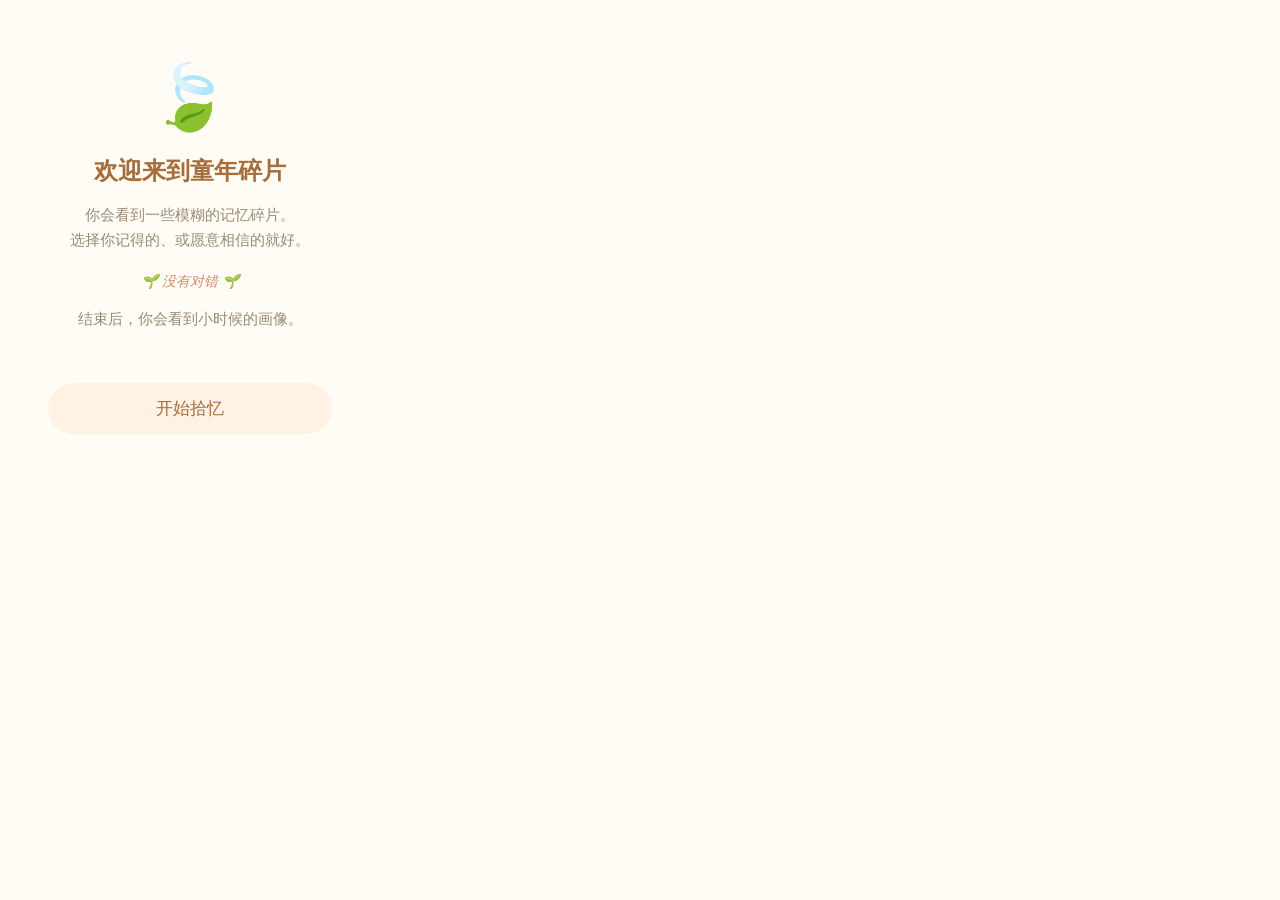
<file: index.html>
<!doctype html>
<html lang="zh-CN">
  <head>
    <meta charset="UTF-8" />
    <meta
      name="viewport"
      content="width=device-width, initial-scale=1.0, viewport-fit=cover, user-scalable=no"
    />
    <title>童年的碎片</title>
    <link rel="stylesheet" href="css/style.css" />
  </head>
  <body>
    <div class="page-content">
      <!-- ========== 场景1：引导页 ========== -->
      <div class="scene active" id="sceneOnboarding">
        <div class="onboarding-card">
          <div class="onboarding-emoji">🍃</div>
          <div class="onboarding-title">欢迎来到童年碎片</div>
          <div class="onboarding-text">
            你会看到一些模糊的记忆碎片。<br />
            选择你记得的、或愿意相信的就好。
          </div>
          <div class="onboarding-note">🌱 没有对错 🌱</div>
          <div class="onboarding-text">结束后，你会看到小时候的画像。</div>
          <button class="btn-start" id="startBtn">开始拾忆</button>
        </div>
      </div>

      <!-- ========== 场景2：碎片拾忆 ========== -->
      <div class="scene" id="sceneGame">
        <div id="gameContent"></div>
      </div>

      <!-- ========== 场景4：结局 ========== -->
      <div class="scene" id="sceneEnding">
        <div id="endingContent"></div>
      </div>
    </div>

    <!-- 里程碑弹窗（fixed定位）—— 邮票式 -->
    <div id="milestoneOverlay" class="milestone-overlay milestone-fixed">
      <div class="stamp-modal" id="stampModal">
        <div class="stamp stamp-1">
          <div class="stamp-icon" id="milestoneIcon">🌱</div>
          <div class="stamp-theme" id="milestoneTitle">第一片记忆</div>
          <div class="stamp-number">—— 第 1 枚 ——</div>
          <div class="stamp-quote" id="milestoneQuote">
            "你来了。故事开始了。"
          </div>
          <div class="stamp-tap-hint">✨ 轻触任意位置继续</div>
        </div>
      </div>
    </div>

    <!-- 轻弹窗反馈容器 -->
    <div id="toastFeedback" class="toast-feedback"></div>

    <!-- ==================== 脚本加载（按依赖顺序） ==================== -->
    <!-- 1. 数据层 -->
    <script src="data/thermometer.js"></script>
    <script src="data/dimensions.js"></script>
    <script src="data/milestones.js"></script>
    <script src="data/portraits.js"></script>
    <script src="data/letters.js"></script>
    <script src="data/fragments.js"></script>

    <!-- 2. 工具 & 核心逻辑 -->
    <script src="js/utils.js"></script>
    <script src="js/state.js"></script>
    <script src="js/storage.js"></script>
    <script src="js/scoring.js"></script>
    <script src="js/portrait.js"></script>
    <script src="js/letter.js"></script>

    <!-- 3. UI 组件 -->
    <script src="js/ui/thermometer.js"></script>
    <script src="js/ui/fragment.js"></script>
    <script src="js/ui/toast.js"></script>
    <script src="js/ui/milestone.js"></script>
    <script src="js/ui/portraitCard.js"></script>
    <script src="js/ui/envelope.js"></script>

    <!-- 4. 应用入口 -->
    <script src="js/app.js"></script>
  </body>
</html>
</file>
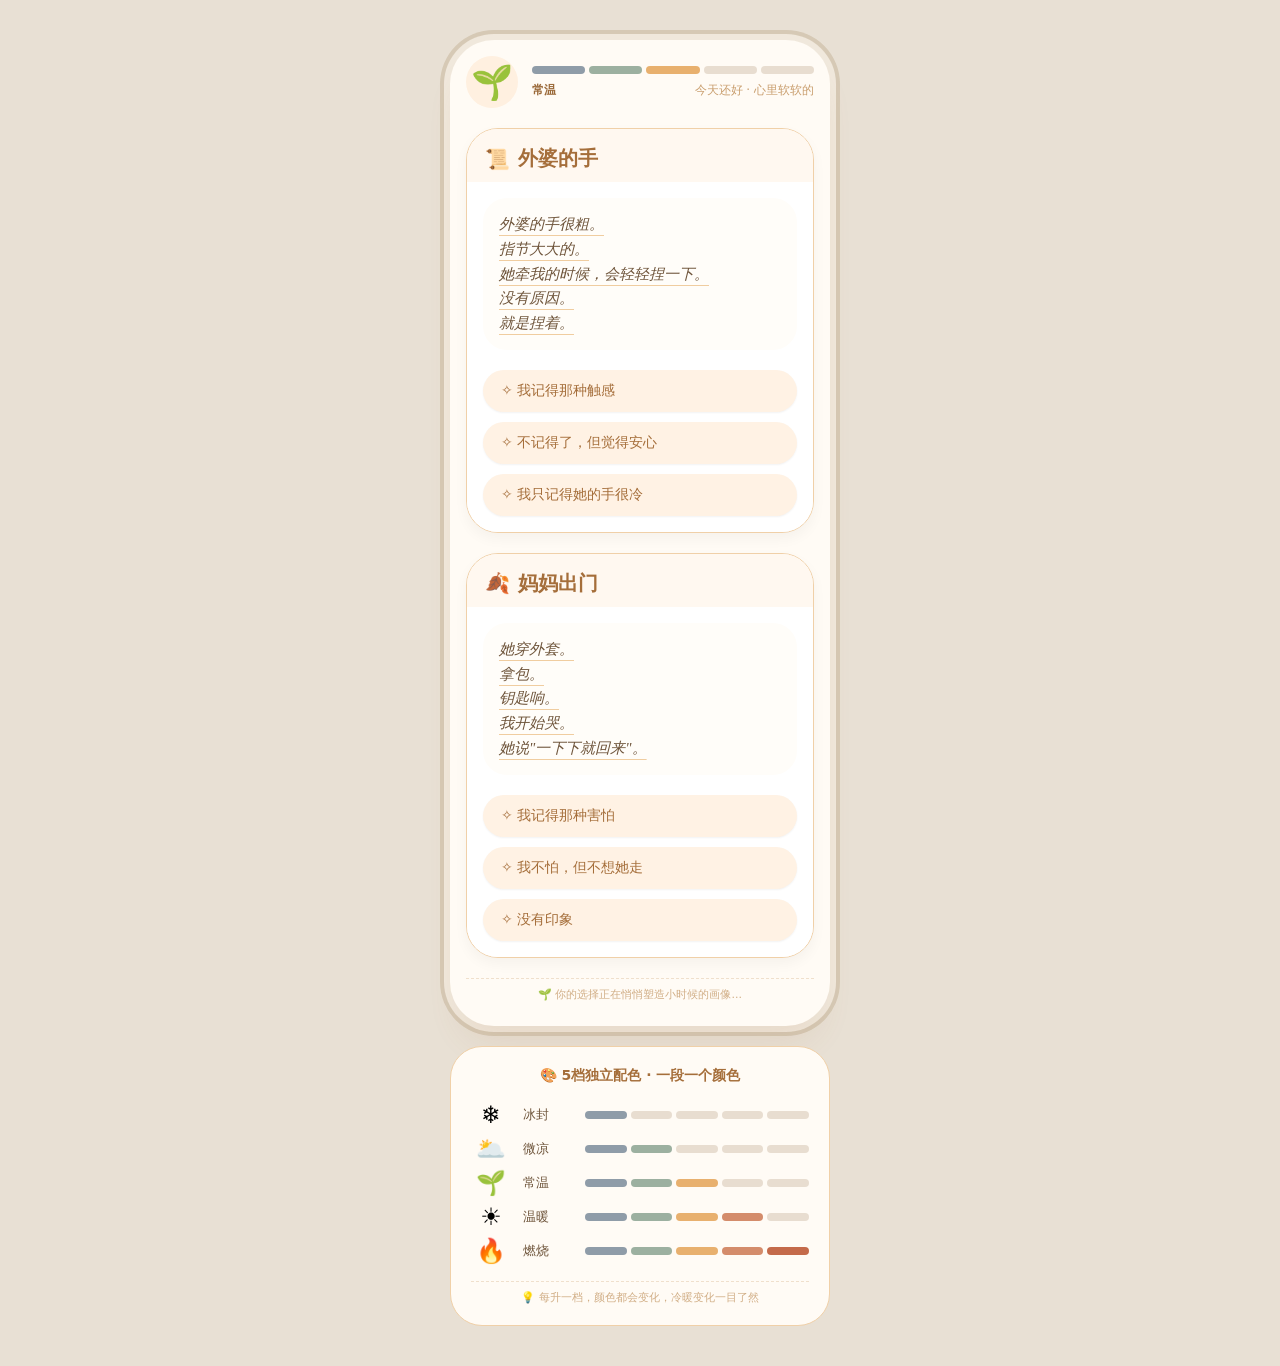
<file: html/index.html>
<!doctype html>
<html lang="zh-CN">
  <head>
    <meta charset="UTF-8" />
    <meta
      name="viewport"
      content="width=device-width, initial-scale=1.0, viewport-fit=cover, user-scalable=no"
    />
    <title>童年的碎片 · 场景2 · 5档独立配色温度计</title>
    <style>
      * {
        margin: 0;
        padding: 0;
        box-sizing: border-box;
      }

      body {
        background: #e8e0d4;
        font-family:
          system-ui,
          -apple-system,
          "Segoe UI",
          "PingFang SC",
          Roboto,
          sans-serif;
        padding: 40px 20px;
        display: flex;
        flex-direction: column;
        align-items: center;
        justify-content: flex-start;
        min-height: 100vh;
      }

      /* 页面内容容器 */
      .page-content {
        max-width: 380px;
        width: 100%;
        background: #fffbf5;
        border-radius: 44px;
        padding: 16px 16px 24px;
        box-shadow:
          0 25px 35px -12px rgba(165, 110, 58, 0.12),
          0 0 0 6px #f0e8dc,
          0 0 0 10px #d6c9b5;
      }

      /* ========= 温度计组件（5段独立配色） ========= */
      .temp-container {
        display: flex;
        align-items: center;
        justify-content: flex-start;
        gap: 14px;
        margin: 0 0 20px 0;
        padding: 0;
      }
      .temp-icon {
        font-size: 34px;
        flex-shrink: 0;
        background: #fff0e0;
        width: 52px;
        height: 52px;
        display: flex;
        align-items: center;
        justify-content: center;
        border-radius: 52px;
        transition: all 0.2s ease;
      }
      .temp-right {
        flex: 1;
      }
      .bar-wrapper {
        margin-bottom: 8px;
      }
      .bar-segments {
        display: flex;
        gap: 4px;
        width: 100%;
      }
      .segment {
        flex: 1;
        height: 8px;
        border-radius: 20px;
        transition: background 0.2s ease;
      }
      .segment-color-1 {
        background: #8f9ca8;
      }
      .segment-color-2 {
        background: #9cb0a0;
      }
      .segment-color-3 {
        background: #e8b06e;
      }
      .segment-color-4 {
        background: #d48c6b;
      }
      .segment-color-5 {
        background: #c46a4a;
      }
      .segment-inactive {
        background: #e8ddd0;
      }

      .temp-desc-row {
        display: flex;
        justify-content: space-between;
        align-items: baseline;
        font-size: 12px;
        line-height: 1.4;
      }
      .temp-state-name {
        font-weight: 700;
        color: #9b6a3a;
      }
      .temp-feeling {
        color: #c99e6e;
      }

      /* ========= 碎片卡片 ========= */
      .fragment-card {
        background: #ffffff;
        border-radius: 32px;
        margin-bottom: 20px;
        overflow: hidden;
        box-shadow: 0 6px 14px rgba(0, 0, 0, 0.04);
        border: 1px solid #f0d0a8;
      }
      .letter-header {
        background: #fff8f0;
        padding: 16px 18px 10px;
      }
      .fragment-title {
        font-size: 20px;
        font-weight: 600;
        color: #a56e3a;
        font-family: Georgia, serif;
        display: flex;
        align-items: center;
        gap: 8px;
      }
      .letter-body {
        padding: 16px;
        background: #ffffff;
      }
      .fragment-content {
        font-size: 15px;
        line-height: 1.65;
        color: #6e543a;
        font-family: Georgia, serif;
        font-style: italic;
        text-decoration: underline;
        text-decoration-color: #f0cda0;
        text-underline-offset: 6px;
        background: #fffdf9;
        padding: 14px 16px;
        border-radius: 24px;
        margin-bottom: 20px;
      }

      /* 选项按钮 */
      .options-area {
        display: flex;
        flex-direction: column;
        gap: 10px;
      }
      .option-btn {
        background: #fff2e4;
        border: none;
        border-radius: 60px;
        padding: 12px 18px;
        font-size: 14px;
        font-weight: 500;
        color: #a56e3a;
        cursor: pointer;
        transition: 0.1s;
        text-align: left;
        box-shadow: 0 1px 2px rgba(0, 0, 0, 0.05);
      }
      .option-btn:active {
        background: #fce6d0;
        transform: scale(0.98);
      }

      /* 轻弹窗反馈 */
      .toast-feedback {
        position: fixed;
        bottom: 30px;
        left: 50%;
        transform: translateX(-50%) translateY(20px);
        padding: 10px 20px;
        border-radius: 60px;
        font-size: 13px;
        font-weight: 500;
        box-shadow: 0 8px 20px rgba(0, 0, 0, 0.15);
        z-index: 1000;
        opacity: 0;
        transition:
          opacity 0.2s,
          transform 0.2s;
        pointer-events: none;
        text-align: center;
        max-width: 280px;
        line-height: 1.4;
        color: #ffffff;
      }
      .toast-feedback.warm {
        background: #e8b06e;
        color: #5e3e28;
      }
      .toast-feedback.cool {
        background: #9cb0a0;
        color: #3a4a3a;
      }
      .toast-feedback.neutral {
        background: #f0e0ce;
        color: #8b6946;
      }
      .toast-feedback.show {
        opacity: 1;
        transform: translateX(-50%) translateY(0);
      }

      .subtle-hint {
        text-align: center;
        font-size: 11px;
        color: #d1ae86;
        margin-top: 16px;
        padding-top: 8px;
        border-top: 0.5px dashed #f0e0cc;
      }

      /* 5档预览区域 */
      .preview-section {
        max-width: 380px;
        width: 100%;
        background: #fffbf5;
        border-radius: 32px;
        padding: 20px;
        border: 1px solid #f0d0a8;
        margin-top: 20px;
      }
      .preview-title {
        text-align: center;
        font-size: 14px;
        font-weight: 600;
        color: #a56e3a;
        margin-bottom: 16px;
      }
      .preview-item {
        margin-bottom: 16px;
      }
      .preview-label {
        display: flex;
        align-items: center;
        gap: 12px;
        margin-bottom: 6px;
      }
      .preview-icon {
        font-size: 24px;
        width: 40px;
        text-align: center;
      }
      .preview-name {
        font-size: 13px;
        font-weight: 500;
        color: #6e543a;
        width: 50px;
      }
      .preview-bar {
        flex: 1;
        display: flex;
        gap: 4px;
      }
      .preview-segment {
        flex: 1;
        height: 8px;
        border-radius: 20px;
        background: #e8ddd0;
      }
      .color-1 {
        background: #8f9ca8;
      }
      .color-2 {
        background: #9cb0a0;
      }
      .color-3 {
        background: #e8b06e;
      }
      .color-4 {
        background: #d48c6b;
      }
      .color-5 {
        background: #c46a4a;
      }
    </style>
  </head>
  <body>
    <div class="page-content">
      <!-- 温度计组件（初始常温，第3档） -->
      <div class="temp-container">
        <div class="temp-icon" id="tempIcon">🌱</div>
        <div class="temp-right">
          <div class="bar-wrapper">
            <div class="bar-segments" id="tempSegments">
              <div class="segment segment-color-1"></div>
              <div class="segment segment-color-2"></div>
              <div class="segment segment-color-3"></div>
              <div class="segment segment-inactive"></div>
              <div class="segment segment-inactive"></div>
            </div>
          </div>
          <div class="temp-desc-row">
            <span class="temp-state-name" id="stateName">常温</span>
            <span class="temp-feeling" id="stateFeeling"
              >今天还好 · 心里软软的</span
            >
          </div>
        </div>
      </div>

      <!-- 碎片卡片 1 -->
      <div class="fragment-card">
        <div class="letter-header">
          <div class="fragment-title"><span>📜</span> 外婆的手</div>
        </div>
        <div class="letter-body">
          <div class="fragment-content">
            外婆的手很粗。<br />指节大大的。<br />她牵我的时候，会轻轻捏一下。<br />没有原因。<br />就是捏着。
          </div>
          <div class="options-area" id="optionsArea1">
            <div
              class="option-btn"
              data-delta="+1"
              data-feedback="长大了以后，再也没有人那样捏我的手。"
            >
              ✧ 我记得那种触感
            </div>
            <div
              class="option-btn"
              data-delta="+1"
              data-feedback="有些事，身体比大脑记得更清楚。"
            >
              ✧ 不记得了，但觉得安心
            </div>
            <div
              class="option-btn"
              data-delta="-1"
              data-feedback="可能不是手冷。是我后来编出来的。"
            >
              ✧ 我只记得她的手很冷
            </div>
          </div>
        </div>
      </div>

      <!-- 碎片卡片 2 -->
      <div class="fragment-card">
        <div class="letter-header">
          <div class="fragment-title"><span>🍂</span> 妈妈出门</div>
        </div>
        <div class="letter-body">
          <div class="fragment-content">
            她穿外套。<br />拿包。<br />钥匙响。<br />我开始哭。<br />她说"一下下就回来"。
          </div>
          <div class="options-area" id="optionsArea2">
            <div
              class="option-btn"
              data-delta="-1"
              data-feedback="那扇门关上的声音，很久以后还会梦到。"
            >
              ✧ 我记得那种害怕
            </div>
            <div
              class="option-btn"
              data-delta="0"
              data-feedback="不是害怕。就是不想一个人。"
            >
              ✧ 我不怕，但不想她走
            </div>
            <div
              class="option-btn"
              data-delta="+1"
              data-feedback="可能是很小很小的事，早就不记得了。"
            >
              ✧ 没有印象
            </div>
          </div>
        </div>
      </div>

      <div class="subtle-hint">🌱 你的选择正在悄悄塑造小时候的画像...</div>
    </div>

    <!-- 5档完整预览 -->
    <div class="preview-section">
      <div class="preview-title">🎨 5档独立配色 · 一段一个颜色</div>
      <div class="preview-item">
        <div class="preview-label">
          <span class="preview-icon">❄️</span>
          <span class="preview-name">冰封</span>
          <div class="preview-bar">
            <div class="preview-segment color-1"></div>
            <div class="preview-segment"></div>
            <div class="preview-segment"></div>
            <div class="preview-segment"></div>
            <div class="preview-segment"></div>
          </div>
        </div>
        <div class="preview-label">
          <span class="preview-icon">🌥️</span>
          <span class="preview-name">微凉</span>
          <div class="preview-bar">
            <div class="preview-segment color-1"></div>
            <div class="preview-segment color-2"></div>
            <div class="preview-segment"></div>
            <div class="preview-segment"></div>
            <div class="preview-segment"></div>
          </div>
        </div>
        <div class="preview-label">
          <span class="preview-icon">🌱</span>
          <span class="preview-name">常温</span>
          <div class="preview-bar">
            <div class="preview-segment color-1"></div>
            <div class="preview-segment color-2"></div>
            <div class="preview-segment color-3"></div>
            <div class="preview-segment"></div>
            <div class="preview-segment"></div>
          </div>
        </div>
        <div class="preview-label">
          <span class="preview-icon">☀️</span>
          <span class="preview-name">温暖</span>
          <div class="preview-bar">
            <div class="preview-segment color-1"></div>
            <div class="preview-segment color-2"></div>
            <div class="preview-segment color-3"></div>
            <div class="preview-segment color-4"></div>
            <div class="preview-segment"></div>
          </div>
        </div>
        <div class="preview-label">
          <span class="preview-icon">🔥</span>
          <span class="preview-name">燃烧</span>
          <div class="preview-bar">
            <div class="preview-segment color-1"></div>
            <div class="preview-segment color-2"></div>
            <div class="preview-segment color-3"></div>
            <div class="preview-segment color-4"></div>
            <div class="preview-segment color-5"></div>
          </div>
        </div>
      </div>
      <div class="subtle-hint" style="margin-top: 12px">
        💡 每升一档，颜色都会变化，冷暖变化一目了然
      </div>
    </div>

    <div id="toastFeedback" class="toast-feedback"></div>

    <script>
      const levelMap = {
        1: { icon: "❄️", name: "冰封", feeling: "你不想说话 · 像被冻住了" },
        2: { icon: "🌥️", name: "微凉", feeling: "心里闷闷的 · 像要下雨还没下" },
        3: { icon: "🌱", name: "常温", feeling: "今天还好 · 心里软软的" },
        4: { icon: "☀️", name: "温暖", feeling: "心里软软的 · 好像被抱了一下" },
        5: { icon: "🔥", name: "燃烧", feeling: "想哭，也想笑 · 被理解了" },
      };

      let currentLevel = 3;

      function updateTemperatureLevel(level) {
        const segments = document.querySelectorAll(".segment");
        const tempIcon = document.getElementById("tempIcon");
        const stateNameSpan = document.getElementById("stateName");
        const stateFeelingSpan = document.getElementById("stateFeeling");

        for (let i = 0; i < segments.length; i++) {
          const segmentIndex = i + 1;
          if (segmentIndex <= level) {
            segments[i].classList.remove(
              "segment-inactive",
              "segment-color-1",
              "segment-color-2",
              "segment-color-3",
              "segment-color-4",
              "segment-color-5",
            );
            segments[i].classList.add("segment-color-" + segmentIndex);
          } else {
            segments[i].classList.remove(
              "segment-color-1",
              "segment-color-2",
              "segment-color-3",
              "segment-color-4",
              "segment-color-5",
            );
            segments[i].classList.add("segment-inactive");
          }
        }

        const data = levelMap[level];
        if (data) {
          tempIcon.innerHTML = data.icon;
          stateNameSpan.innerText = data.name;
          stateFeelingSpan.innerText = data.feeling;
        }
      }

      function showToast(message, delta) {
        const toast = document.getElementById("toastFeedback");
        toast.innerHTML = "✨ " + message;
        toast.classList.remove("warm", "cool", "neutral");
        if (delta > 0) {
          toast.classList.add("warm");
        } else if (delta < 0) {
          toast.classList.add("cool");
        } else {
          toast.classList.add("neutral");
        }
        toast.classList.add("show");
        setTimeout(function () {
          toast.classList.remove("show");
        }, 1800);
      }

      function setupCard(optionsId) {
        const options = document.querySelectorAll(
          "#" + optionsId + " .option-btn",
        );
        options.forEach(function (opt) {
          opt.addEventListener("click", function (e) {
            e.stopPropagation();
            const delta = parseInt(opt.getAttribute("data-delta"));
            const feedbackText = opt.getAttribute("data-feedback");

            let newLevel = currentLevel + delta;
            if (newLevel < 1) newLevel = 1;
            if (newLevel > 5) newLevel = 5;

            if (newLevel !== currentLevel) {
              currentLevel = newLevel;
              updateTemperatureLevel(currentLevel);
            }

            if (feedbackText) {
              showToast(feedbackText, delta);
            }
          });
        });
      }

      setupCard("optionsArea1");
      setupCard("optionsArea2");
      updateTemperatureLevel(3);
    </script>
  </body>
</html>
</file>
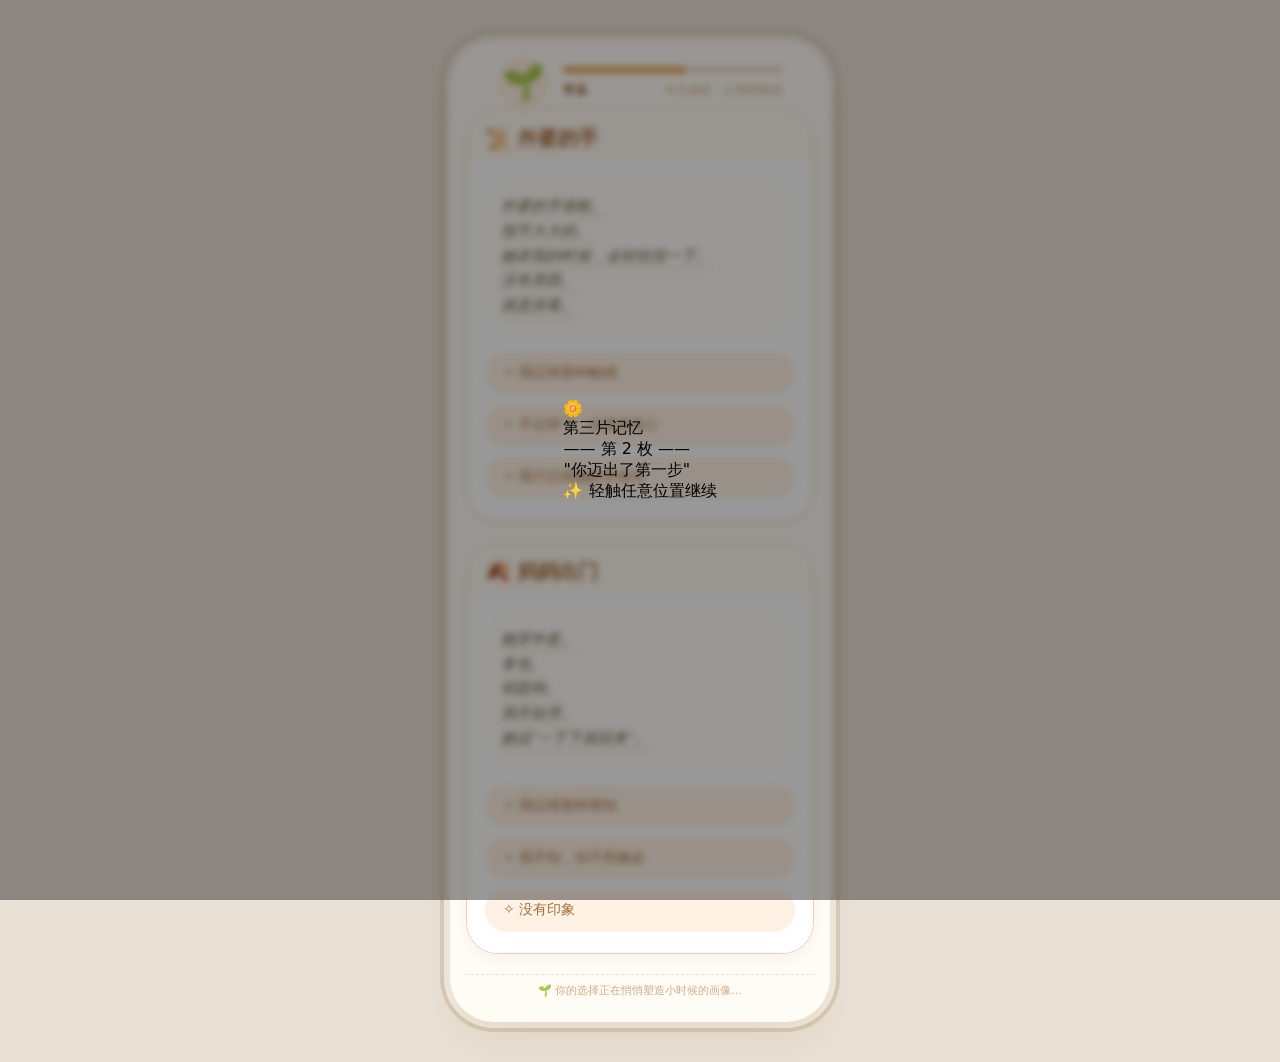
<file: html/dialog.html>
<!doctype html>
<html lang="zh-CN">
  <head>
    <meta charset="UTF-8" />
    <meta
      name="viewport"
      content="width=device-width, initial-scale=1.0, viewport-fit=cover, user-scalable=no"
    />
    <title>童年的碎片 · 主界面 + 里程碑弹窗（暖阳橙橘主题）</title>
    <style>
      * {
        margin: 0;
        padding: 0;
        box-sizing: border-box;
      }

      body {
        background: #e8e0d4;
        font-family:
          system-ui,
          -apple-system,
          "Segoe UI",
          "PingFang SC",
          Roboto,
          sans-serif;
        padding: 40px 20px;
        display: flex;
        justify-content: center;
        align-items: flex-start;
        min-height: 100vh;
      }

      /* 页面内容容器 */
      .page-content {
        max-width: 380px;
        width: 100%;
        background: #fffbf5;
        border-radius: 44px;
        padding: 16px 16px 24px;
        box-shadow:
          0 25px 35px -12px rgba(165, 110, 58, 0.12),
          0 0 0 6px #f0e8dc,
          0 0 0 10px #d6c9b5;
        position: relative;
      }

      /* ========= 温度计组件 ========= */
      .temp-container {
        display: flex;
        align-items: center;
        justify-content: center;
        gap: 14px;
        margin: 0;
        padding: 0;
      }
      .temp-icon {
        font-size: 34px;
        flex-shrink: 0;
        background: #fff0e0;
        width: 52px;
        height: 52px;
        display: flex;
        align-items: center;
        justify-content: center;
        border-radius: 52px;
      }
      .temp-right {
        flex: 1;
        max-width: 220px;
      }
      .bar-wrapper {
        margin-bottom: 8px;
      }
      .bar-bg {
        background: #f0e0ce;
        border-radius: 20px;
        height: 8px;
        width: 100%;
        overflow: hidden;
      }
      .bar-fill {
        background: #e8b06e;
        border-radius: 20px;
        height: 100%;
        width: 56%;
        transition: width 0.3s ease;
      }
      .temp-desc-row {
        display: flex;
        justify-content: space-between;
        align-items: baseline;
        font-size: 12px;
        line-height: 1.4;
      }
      .temp-state-name {
        font-weight: 700;
        color: #9b6a3a;
      }
      .temp-feeling {
        color: #c99e6e;
      }

      /* ========= 碎片卡片 ========= */
      .fragment-card {
        background: #ffffff;
        border-radius: 32px;
        margin-bottom: 20px;
        overflow: hidden;
        box-shadow: 0 6px 14px rgba(0, 0, 0, 0.04);
        border: 1px solid #f0d0a8;
      }
      .letter-header {
        background: #fff8f0;
        padding: 16px 18px 10px;
      }
      .fragment-title {
        font-size: 20px;
        font-weight: 600;
        color: #a56e3a;
        font-family: Georgia, serif;
        display: flex;
        align-items: center;
        gap: 8px;
      }
      .letter-body {
        padding: 18px 18px 22px;
        background: #ffffff;
      }
      .fragment-content {
        font-size: 15px;
        line-height: 1.65;
        color: #6e543a;
        font-family: Georgia, serif;
        font-style: italic;
        text-decoration: underline;
        text-decoration-color: #f0cda0;
        text-underline-offset: 6px;
        background: #fffdf9;
        padding: 14px 16px;
        border-radius: 24px;
        margin-bottom: 20px;
      }

      /* 选项按钮 */
      .options-area {
        display: flex;
        flex-direction: column;
        gap: 10px;
      }
      .option-btn {
        background: #fff2e4;
        border: none;
        border-radius: 60px;
        padding: 12px 18px;
        font-size: 14px;
        font-weight: 500;
        color: #a56e3a;
        cursor: pointer;
        transition: 0.1s;
        text-align: left;
        box-shadow: 0 1px 2px rgba(0, 0, 0, 0.05);
      }
      .option-btn:active {
        background: #fce6d0;
        transform: scale(0.98);
      }

      /* 轻弹窗反馈 */
      .toast-feedback {
        position: fixed;
        bottom: 30px;
        left: 50%;
        transform: translateX(-50%) translateY(20px);
        padding: 10px 20px;
        border-radius: 60px;
        font-size: 13px;
        font-weight: 500;
        box-shadow: 0 8px 20px rgba(0, 0, 0, 0.15);
        z-index: 1000;
        opacity: 0;
        transition: opacity 0.2s, transform 0.2s;
        pointer-events: none;
        text-align: center;
        max-width: 280px;
        line-height: 1.4;
      }
      .toast-feedback.show {
        opacity: 1;
        transform: translateX(-50%) translateY(0);
      }

      /* ========= 里程碑弹窗（覆盖层，position:fixed 适配无phone-mock结构） ========= */
      .milestone-overlay {
        position: fixed;
        top: 0;
        left: 0;
        width: 100%;
        height: 100%;
        background: rgba(0, 0, 0, 0.4);
        backdrop-filter: blur(3px);
        display: flex;
        align-items: center;
        justify-content: center;
        z-index: 200;
        opacity: 0;
        visibility: hidden;
        transition: opacity 0.2s ease, visibility 0s 0.2s;
      }
      .milestone-overlay.show {
        opacity: 1;
        visibility: visible;
        transition: opacity 0.2s ease, visibility 0s 0s;
      }
      .milestone-card {
        background: #fffdf5;
        border-radius: 48px;
        padding: 28px 24px;
        text-align: center;
        width: 260px;
        box-shadow: 0 20px 35px -10px rgba(0, 0, 0, 0.2);
        transform: scale(0.9);
        transition: transform 0.25s cubic-bezier(0.2, 0.9, 0.4, 1.1);
        border: 1px solid #f0d0a8;
      }
      .milestone-overlay.show .milestone-card {
        transform: scale(1);
      }
      .milestone-icon {
        font-size: 52px;
        margin-bottom: 12px;
      }
      .milestone-title {
        font-size: 22px;
        font-weight: 700;
        color: #a56e3a;
        margin-bottom: 12px;
        font-family: Georgia, serif;
      }
      .milestone-quote {
        font-size: 14px;
        color: #c99e6e;
        line-height: 1.5;
        margin-bottom: 20px;
        font-style: italic;
      }
      .milestone-progress {
        display: flex;
        justify-content: center;
        gap: 8px;
        margin-bottom: 16px;
      }
      .progress-dot {
        width: 8px;
        height: 8px;
        background: #f0d0a8;
        border-radius: 8px;
        transition: all 0.2s;
      }
      .progress-dot.active {
        background: #e8b06e;
        width: 20px;
      }
      .milestone-tap-hint {
        font-size: 10px;
        color: #d1ae86;
        margin-top: 8px;
      }

      /* 底部轻提示 */
      .subtle-hint {
        text-align: center;
        font-size: 11px;
        color: #d1ae86;
        margin-top: 16px;
        padding-top: 8px;
        border-top: 0.5px dashed #f0e0cc;
      }
    </style>
  </head>
  <body>
    <div class="page-content">
      <!-- 温度计组件 -->
      <div class="temp-container">
        <div class="temp-icon">🌱</div>
        <div class="temp-right">
          <div class="bar-wrapper">
            <div class="bar-bg">
              <div class="bar-fill" style="width: 56%"></div>
            </div>
          </div>
          <div class="temp-desc-row">
            <span class="temp-state-name">常温</span>
            <span class="temp-feeling">今天还好 · 心里软软的</span>
          </div>
        </div>
      </div>

      <!-- 碎片卡片 1 -->
      <div class="fragment-card">
        <div class="letter-header">
          <div class="fragment-title"><span>📜</span> 外婆的手</div>
        </div>
        <div class="letter-body">
          <div class="fragment-content">
            外婆的手很粗。<br />
            指节大大的。<br />
            她牵我的时候，会轻轻捏一下。<br />
            没有原因。<br />
            就是捏着。
          </div>
          <div class="options-area">
            <div class="option-btn" data-feedback="长大了以后，再也没有人那样捏我的手。">
              ✧ 我记得那种触感
            </div>
            <div class="option-btn" data-feedback="有些事，身体比大脑记得更清楚。">
              ✧ 不记得了，但觉得安心
            </div>
            <div class="option-btn" data-feedback="可能不是手冷。是我后来编出来的。">
              ✧ 我只记得她的手很冷
            </div>
          </div>
        </div>
      </div>

      <!-- 碎片卡片 2 -->
      <div class="fragment-card">
        <div class="letter-header">
          <div class="fragment-title"><span>🍂</span> 妈妈出门</div>
        </div>
        <div class="letter-body">
          <div class="fragment-content">
            她穿外套。<br />
            拿包。<br />
            钥匙响。<br />
            我开始哭。<br />
            她说"一下下就回来"。
          </div>
          <div class="options-area">
            <div class="option-btn" data-feedback="那扇门关上的声音，很久以后还会梦到。">
              ✧ 我记得那种害怕
            </div>
            <div class="option-btn" data-feedback="不是害怕。就是不想一个人。">
              ✧ 我不怕，但不想她走
            </div>
            <div class="option-btn" data-feedback="可能是很小很小的事，早就不记得了。">
              ✧ 没有印象
            </div>
          </div>
        </div>
      </div>

      <div class="subtle-hint">🌱 你的选择正在悄悄塑造小时候的画像...</div>
    </div>

    <!-- 里程碑弹窗容器（初始隐藏）—— 邮票式 -->
    <div id="milestoneOverlay" class="milestone-overlay">
      <div class="stamp-modal" id="stampModal">
        <div class="stamp stamp-1">
          <div class="stamp-icon" id="milestoneIcon">🌱</div>
          <div class="stamp-theme" id="milestoneTitle">第一片记忆</div>
          <div class="stamp-number">—— 第 1 枚 ——</div>
          <div class="stamp-quote" id="milestoneQuote">"你来了。故事开始了。"</div>
          <div class="stamp-tap-hint">✨ 轻触任意位置继续</div>
        </div>
      </div>
    </div>

    <!-- 轻弹窗容器 -->
    <div id="toastFeedback" class="toast-feedback"></div>

    <script>
      var milestones = {
        1: { icon: "🌱", title: "第一片记忆", quote: "你来了。故事开始了。" },
        3: { icon: "🌼", title: "第三片记忆", quote: "你迈出了第一步" },
        6: { icon: "🌼", title: "第六片记忆", quote: "你第一次知道分开是什么感觉" },
        12: { icon: "🌾", title: "第十二片记忆", quote: "你的身体在悄悄长大" },
        20: { icon: "🌾", title: "第二十片记忆", quote: "你拾起了所有的碎片。它们拼出了你。" }
      };

      var milestoneOrder = [1, 3, 6, 12, 20];
      var currentMilestoneKey = 1;

      function showMilestone(level) {
        var data = milestones[level];
        if (!data) return;

        var activeIndex = milestoneOrder.indexOf(level) + 1;

        var stampModal = document.getElementById("stampModal");
        if (stampModal) {
          stampModal.innerHTML = ""
            + '<div class="stamp stamp-' + activeIndex + '">'
            + '  <div class="stamp-icon">' + data.icon + '</div>'
            + '  <div class="stamp-theme">' + data.title + '</div>'
            + '  <div class="stamp-number">—— 第 ' + activeIndex + ' 枚 ——</div>'
            + '  <div class="stamp-quote">"' + data.quote + '"</div>'
            + '  <div class="stamp-tap-hint">✨ 轻触任意位置继续</div>'
            + '</div>';
        }

        var overlay = document.getElementById("milestoneOverlay");
        overlay.classList.add("show");

        var closeHandler = function () {
          overlay.classList.remove("show");
          overlay.removeEventListener("click", closeHandler);
        };
        overlay.addEventListener("click", closeHandler);

        setTimeout(function () {
          if (overlay.classList.contains("show")) {
            overlay.classList.remove("show");
          }
        }, 2800);
      }

      var fragmentCompletedCount = 0;

      function showToast(message) {
        var toast = document.getElementById("toastFeedback");
        toast.innerHTML = "✨ " + message;
        toast.classList.add("show");
        setTimeout(function () {
          toast.classList.remove("show");
        }, 1800);
      }

      function updateTemperature(optionText) {
        var tempFill = document.querySelector(".bar-fill");
        var tempStateSpan = document.querySelector(".temp-state-name");
        var tempFeelingSpan = document.querySelector(".temp-feeling");
        var tempIcon = document.querySelector(".temp-icon");

        if (
          optionText.indexOf("触感") > -1 ||
          optionText.indexOf("安心") > -1 ||
          optionText.indexOf("不怕") > -1
        ) {
          tempFill.style.width = "78%";
          tempIcon.innerHTML = "☀️";
          tempStateSpan.innerText = "温暖";
          tempFeelingSpan.innerText = "心里软软的 · 好像被抱了一下";
        } else if (
          optionText.indexOf("手冷") > -1 ||
          optionText.indexOf("害怕") > -1 ||
          optionText.indexOf("印象") > -1
        ) {
          tempFill.style.width = "32%";
          tempIcon.innerHTML = "🌥️";
          tempStateSpan.innerText = "微凉";
          tempFeelingSpan.innerText = "心里闷闷的 · 像要下雨还没下";
        } else {
          tempFill.style.width = "56%";
          tempIcon.innerHTML = "🌱";
          tempStateSpan.innerText = "常温";
          tempFeelingSpan.innerText = "今天还好 · 心里软软的";
        }
      }

      var allOptions = document.querySelectorAll(".option-btn");
      for (var i = 0; i < allOptions.length; i++) {
        (function (btn) {
          btn.addEventListener("click", function (e) {
            e.stopPropagation();
            var feedbackText = btn.getAttribute("data-feedback");
            if (feedbackText) {
              showToast(feedbackText);
              updateTemperature(btn.innerText);
              fragmentCompletedCount++;

              if (fragmentCompletedCount === 3 && currentMilestoneKey !== 6) {
                showMilestone(3);
                currentMilestoneKey = 3;
              } else if (fragmentCompletedCount === 6) {
                showMilestone(6);
                currentMilestoneKey = 6;
              } else if (fragmentCompletedCount === 9) {
                showMilestone(9);
                currentMilestoneKey = 9;
              }
            }
          });
        })(allOptions[i]);
      }

      setTimeout(function () {
        if (fragmentCompletedCount === 0) {
          showMilestone(3);
        }
      }, 500);
    </script>
  </body>
</html>
</file>
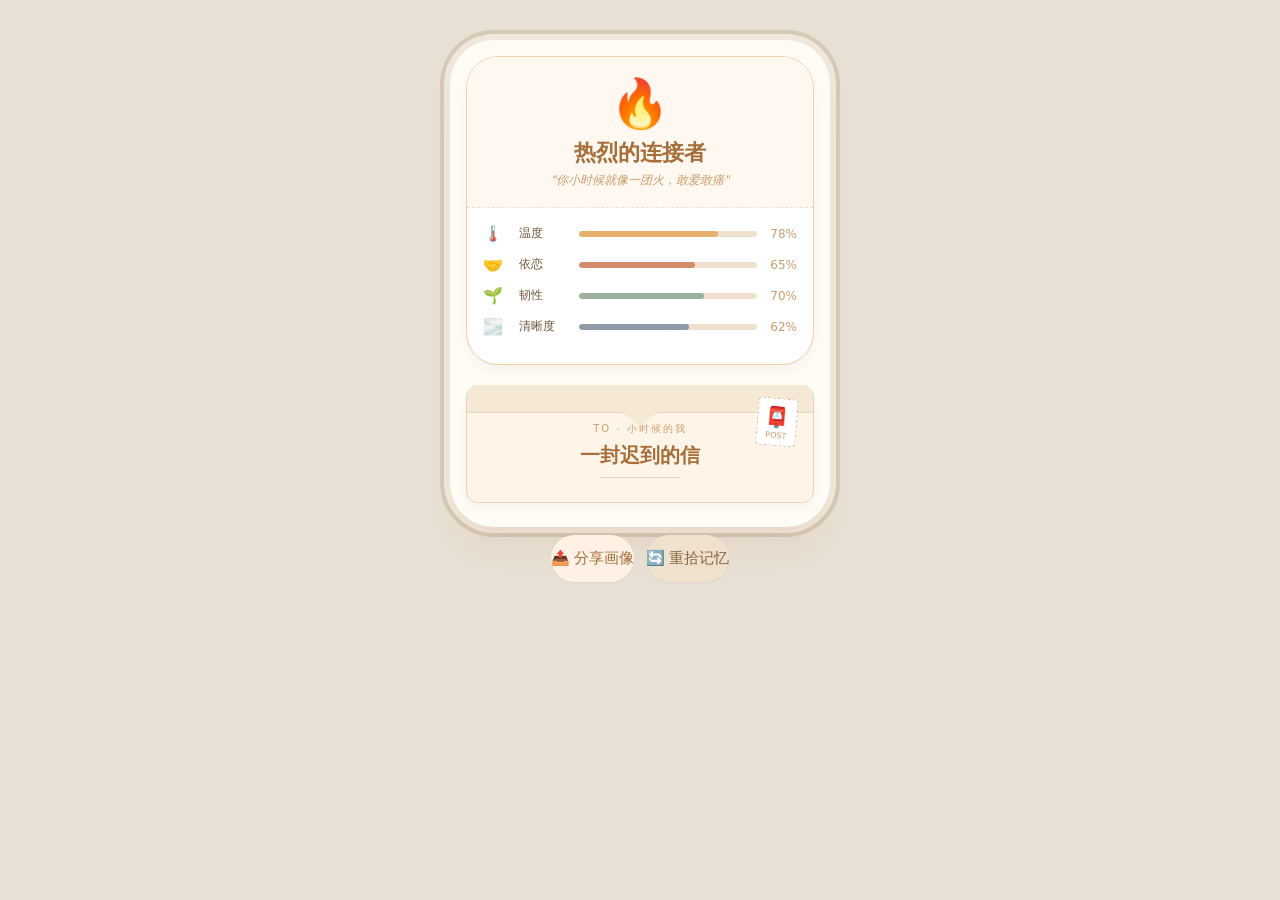
<file: html/ending.html>
<!doctype html>
<html lang="zh-CN">
  <head>
    <meta charset="UTF-8" />
    <meta
      name="viewport"
      content="width=device-width, initial-scale=1.0, viewport-fit=cover, user-scalable=no"
    />
    <title>童年的碎片 · 结局 · 画像与信（信封样式）</title>
    <style>
      * {
        margin: 0;
        padding: 0;
        box-sizing: border-box;
      }

      body {
        background: #e8e0d4;
        font-family:
          system-ui,
          -apple-system,
          "Segoe UI",
          "PingFang SC",
          Roboto,
          sans-serif;
        padding: 40px 20px;
        display: flex;
        flex-direction: column;
        align-items: center;
        justify-content: flex-start;
        min-height: 100vh;
      }

      /* 页面内容容器 */
      .page-content {
        max-width: 380px;
        width: 100%;
        background: #fffbf5;
        border-radius: 44px;
        padding: 16px 16px 24px;
        box-shadow:
          0 25px 35px -12px rgba(165, 110, 58, 0.12),
          0 0 0 6px #f0e8dc,
          0 0 0 10px #d6c9b5;
      }

      /* ========== 画像卡片（新结构） ========== */
      .portrait-card {
        background: #FFFFFF;
        border-radius: 32px;
        margin-bottom: 20px;
        overflow: hidden;
        box-shadow: 0 6px 14px rgba(0, 0, 0, 0.04);
        border: 1px solid #F0D0A8;
      }
      .portrait-header {
        background: #FFF8F0;
        padding: 18px;
        text-align: center;
        border-bottom: 1px dashed #F0E0CC;
      }
      .portrait-icon {
        font-size: 48px;
      }
      .portrait-name {
        font-size: 22px;
        font-weight: 700;
        color: #A56E3A;
        font-family: Georgia, serif;
        margin-top: 6px;
      }
      .portrait-tagline {
        font-size: 12px;
        color: #C99E6E;
        font-style: italic;
        margin-top: 4px;
      }

      /* 维度区域 */
      .dimensions-section {
        padding: 16px;
      }
      .dimension-row {
        display: flex;
        align-items: center;
        gap: 8px;
        margin-bottom: 12px;
      }
      .dimension-icon {
        font-size: 16px;
        width: 28px;
      }
      .dimension-label {
        font-size: 12px;
        color: #6E543A;
        width: 52px;
      }
      .dimension-bar {
        flex: 1;
        background: #F0E0CE;
        border-radius: 20px;
        height: 6px;
        overflow: hidden;
      }
      .dimension-fill {
        height: 100%;
        border-radius: 20px;
      }
      .dimension-value {
        font-size: 12px;
        color: #c99e6e;
        min-width: 32px;
        text-align: right;
      }
      .dimension-fill-1 { background: #e8b06e; }
      .dimension-fill-2 { background: #d48c6b; }
      .dimension-fill-3 { background: #9cb0a0; }
      .dimension-fill-4 { background: #8f9ca8; }

      /* ========= 信封样式（仿真实信封） ========= */
      .envelope-container {
        margin-top: 8px;
      }
      .envelope {
        position: relative;
        background: #fef5e8;
        border: 1px solid #e8d5bc;
        border-radius: 12px;
        padding: 28px 20px 24px;
        cursor: pointer;
        transition: all 0.2s;
        box-shadow: 0 6px 12px rgba(0, 0, 0, 0.04);
      }
      .envelope:hover {
        transform: translateY(-2px);
        box-shadow: 0 10px 20px rgba(0, 0, 0, 0.08);
      }
      .envelope-flap {
        position: absolute;
        top: -1px;
        left: 0;
        width: 100%;
        height: 28px;
        background: #f5e8d4;
        border-bottom: 1px solid #e8d5bc;
        border-radius: 12px 12px 0 0;
      }
      .envelope-flap::before {
        content: "";
        position: absolute;
        bottom: -14px;
        left: 50%;
        transform: translateX(-50%);
        width: 0;
        height: 0;
        border-left: 18px solid transparent;
        border-right: 18px solid transparent;
        border-top: 14px solid #f5e8d4;
      }
      .envelope-address {
        text-align: center;
        margin-top: 8px;
      }
      .envelope-small {
        font-size: 10px;
        color: #c99e6e;
        letter-spacing: 2px;
        margin-bottom: 6px;
      }
      .envelope-large {
        font-size: 20px;
        font-weight: 600;
        color: #a56e3a;
        font-family: Georgia, serif;
        margin-bottom: 4px;
      }
      .envelope-line {
        width: 80px;
        height: 1px;
        background: #e8d5bc;
        margin: 8px auto 0;
      }
      .envelope-stamp {
        position: absolute;
        top: 12px;
        right: 16px;
        width: 40px;
        height: 48px;
        background: #fff;
        border: 1px dashed #d4c0a8;
        border-radius: 4px;
        display: flex;
        flex-direction: column;
        align-items: center;
        justify-content: center;
        font-size: 20px;
        transform: rotate(5deg);
      }
      .envelope-stamp span {
        font-size: 8px;
        color: #c99e6e;
        margin-top: 2px;
      }

      /* ========= 信纸内容（点击后显示） ========= */
      .letter-container {
        margin-top: 16px;
        display: none;
      }
      .letter-container.visible {
        display: block;
      }
      .letter-paper {
        background-color: #fffdf5;
        padding: 20px 18px;
        border-radius: 24px;
        border: 1px solid #f0e0cc;
      }
      .letter-title {
        font-size: 18px;
        font-weight: 600;
        color: #a56e3a;
        font-family: Georgia, serif;
        text-align: center;
        margin-bottom: 16px;
        padding-bottom: 8px;
        border-bottom: 1px dashed #f0e0cc;
      }
      .letter-line {
        font-size: 14px;
        line-height: 1.8;
        color: #4a3b2c;
        font-family: Georgia, serif;
        font-style: italic;
        white-space: pre-line;
      }
      .letter-signature {
        text-align: right;
        font-size: 14px;
        color: #4a3b2c;
        font-family: Georgia, serif;
        font-style: italic;
        margin-top: 16px;
      }

      /* 按钮区域 */
      .actions {
        display: flex;
        gap: 12px;
        margin-top: 8px;
      }
      .btn-share {
        flex: 1;
        background: #fff2e4;
        border: none;
        border-radius: 60px;
        padding: 14px 0;
        font-size: 15px;
        font-weight: 500;
        color: #a56e3a;
        cursor: pointer;
        transition: 0.1s;
        display: flex;
        align-items: center;
        justify-content: center;
        gap: 8px;
        box-shadow: 0 1px 2px rgba(0, 0, 0, 0.05);
      }
      .btn-reset {
        flex: 1;
        background: #f0e0ce;
        border: none;
        border-radius: 60px;
        padding: 14px 0;
        font-size: 15px;
        font-weight: 500;
        color: #8b6946;
        cursor: pointer;
        transition: 0.1s;
        display: flex;
        align-items: center;
        justify-content: center;
        gap: 8px;
        box-shadow: 0 1px 2px rgba(0, 0, 0, 0.05);
      }
      .btn-share:active,
      .btn-reset:active {
        transform: scale(0.98);
      }
    </style>
  </head>
  <body>
    <div class="page-content">
      <div class="portrait-card">
        <div class="portrait-header">
          <!-- 画像区域 -->
          <div class="portrait-icon">🔥</div>
          <div class="portrait-name">热烈的连接者</div>
          <div class="portrait-tagline">"你小时候就像一团火，敢爱敢痛"</div>
        </div>

        <!-- 维度区域 -->
        <div class="dimensions-section">
          <div class="dimension-row">
            <span class="dimension-icon">🌡️</span>
            <span class="dimension-label">温度</span>
            <div class="dimension-bar">
              <div class="dimension-fill dimension-fill-1" style="width: 78%"></div>
            </div>
            <span class="dimension-value">78%</span>
          </div>
          <div class="dimension-row">
            <span class="dimension-icon">🤝</span>
            <span class="dimension-label">依恋</span>
            <div class="dimension-bar">
              <div class="dimension-fill dimension-fill-2" style="width: 65%"></div>
            </div>
            <span class="dimension-value">65%</span>
          </div>
          <div class="dimension-row">
            <span class="dimension-icon">🌱</span>
            <span class="dimension-label">韧性</span>
            <div class="dimension-bar">
              <div class="dimension-fill dimension-fill-3" style="width: 70%"></div>
            </div>
            <span class="dimension-value">70%</span>
          </div>
          <div class="dimension-row">
            <span class="dimension-icon">🌫️</span>
            <span class="dimension-label">清晰度</span>
            <div class="dimension-bar">
              <div class="dimension-fill dimension-fill-4" style="width: 62%"></div>
            </div>
            <span class="dimension-value">62%</span>
          </div>
        </div>
      </div>

          <!-- 信封区域（仿真实信封） -->
          <div class="envelope-container" id="envelopeContainer">
            <div class="envelope" id="envelopeBtn">
              <div class="envelope-flap"></div>
              <div class="envelope-stamp">
                📮
                <span>POST</span>
              </div>
              <div class="envelope-address">
                <div class="envelope-small">TO · 小时候的我</div>
                <div class="envelope-large">一封迟到的信</div>
                <div class="envelope-line"></div>
              </div>
            </div>
          </div>

          <!-- 信纸内容 -->
          <div class="letter-container" id="letterContainer">
            <div class="letter-paper">
              <div class="letter-title">一封迟到的信</div>
              <div class="letter-line">
                亲爱的小时候的我：<br /><br />
                你害怕过，但没有逃。你哭过，但也没有停止去爱。<br />
                那些你以为烧掉的东西，其实变成了光。<br />
                你被爱过，也记得被爱。那些温暖，你一直带在身上。<br />
                现在的我，带着你走了很远。你没有白疼，也没有白爱。
              </div>
              <div class="letter-signature">—— 现在的我</div>
            </div>
          </div>
        </div>
      </div>

      <!-- 操作按钮 -->
      <div class="actions">
        <button class="btn-share" id="shareBtn">📤 分享画像</button>
        <button class="btn-reset" id="resetBtn">🔄 重拾记忆</button>
      </div>
    </div>

    <script>
      var envelopeBtn = document.getElementById("envelopeBtn");
      var envelopeContainer = document.getElementById("envelopeContainer");
      var letterContainer = document.getElementById("letterContainer");

      envelopeBtn.addEventListener("click", function () {
        envelopeContainer.style.display = "none";
        letterContainer.classList.add("visible");
      });

      document.getElementById("shareBtn").addEventListener("click", function () {
        alert(
          "📤 分享画像\n\n画像已生成，可保存为图片或分享链接。\n（正式版会调用原生分享面板）",
        );
      });

      document.getElementById("resetBtn").addEventListener("click", function () {
        if (confirm("重拾记忆将清空所有进度，重新开始。\n确定要重置吗？")) {
          localStorage.clear();
          alert("✨ 已重置，即将重新开始");
          location.reload();
        }
      });
    </script>
  </body>
</html>
</file>
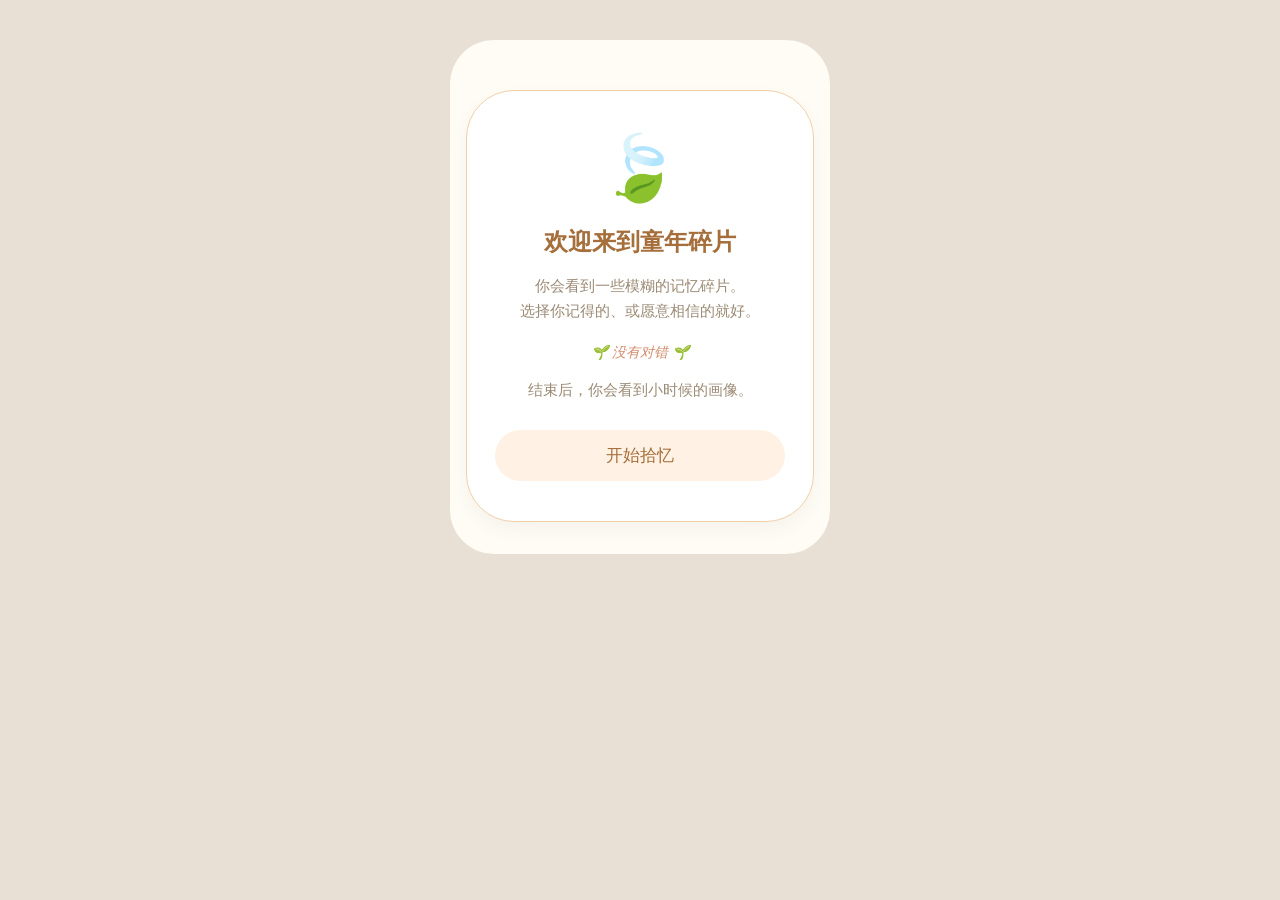
<file: html/start.html>
<!doctype html>
<html lang="zh-CN">
  <head>
    <meta charset="UTF-8" />
    <meta
      name="viewport"
      content="width=device-width, initial-scale=1.0, viewport-fit=cover, user-scalable=no"
    />
    <title>童年的碎片 · 场景1 · 首次引导</title>
    <style>
      * {
        margin: 0;
        padding: 0;
        box-sizing: border-box;
      }

      body {
        background: #e8e0d4;
        font-family:
          system-ui,
          -apple-system,
          "Segoe UI",
          "PingFang SC",
          Roboto,
          sans-serif;
        padding: 40px 20px;
        display: flex;
        justify-content: center;
        align-items: flex-start;
        min-height: 100vh;
      }

      .page-content {
        max-width: 380px;
        width: 100%;
        background: #fffbf5;
        border-radius: 44px;
        padding: 20px 16px 32px;
      }

      /* 引导卡片 */
      .onboarding-card {
        background: #ffffff;
        border-radius: 48px;
        padding: 40px 28px;
        text-align: center;
        margin-top: 30px;
        box-shadow: 0 8px 20px rgba(0, 0, 0, 0.04);
        border: 1px solid #f0d0a8;
      }

      .onboarding-emoji {
        font-size: 64px;
        margin-bottom: 20px;
      }

      .onboarding-title {
        font-size: 24px;
        font-weight: 600;
        color: #a56e3a;
        margin-bottom: 16px;
        font-family: Georgia, serif;
      }

      .onboarding-text {
        font-size: 15px;
        line-height: 1.65;
        color: #9b8a74;
        margin-bottom: 20px;
      }

      .onboarding-note {
        font-size: 14px;
        color: #d48c6b;
        margin: 16px 0;
        font-style: italic;
      }

      .btn-start {
        background: #fff2e4;
        border: none;
        border-radius: 60px;
        padding: 14px 24px;
        font-size: 17px;
        font-weight: 500;
        color: #a56e3a;
        cursor: pointer;
        width: 100%;
        transition: 0.1s;
        margin-top: 8px;
      }
      .btn-start:active {
        background: #fce6d0;
        transform: scale(0.98);
      }
    </style>
  </head>
  <body>
    <div class="page-content">
      <!-- 引导卡片：无localStorage提示 -->
      <div class="onboarding-card">
        <div class="onboarding-emoji">🍃</div>
        <div class="onboarding-title">欢迎来到童年碎片</div>
        <div class="onboarding-text">
          你会看到一些模糊的记忆碎片。<br />
          选择你记得的、或愿意相信的就好。
        </div>
        <div class="onboarding-note">🌱 没有对错 🌱</div>
        <div class="onboarding-text">结束后，你会看到小时候的画像。</div>
        <button class="btn-start" id="startBtn">开始拾忆</button>
      </div>
    </div>

    <script>
      document
        .getElementById("startBtn")
        ?.addEventListener("click", function () {
          console.log("开始拾忆 → 跳转至场景2（碎片主界面）");
          alert(
            "演示模式：点击后将进入场景2（碎片拾忆界面）\n实际开发中此处跳转至主流程。",
          );
        });
    </script>
  </body>
</html>
</file>
<file: css/style.css>
/**
 * 全局样式 - 暖阳橙橘 · 水彩手帐主题
 * 从4个Demo页面提取的共用CSS，统一维护
 */

/* ========== Reset & Base ========== */
* {
  margin: 0;
  padding: 0;
  box-sizing: border-box;
}

body {
  background: #fffbf5;
  font-family:
    system-ui,
    -apple-system,
    "Segoe UI",
    "PingFang SC",
    Roboto,
    sans-serif;
  min-height: 100vh;
}

/* ========== 页面内容容器 ========== */
.page-content {
  max-width: 380px;
  width: 100%;
  padding: 20px;
  position: relative;
}

/* ========== 场景容器 ========== */
.scene {
  display: none;
}
.scene.active {
  display: block;
}

/* ========== 引导卡片 (Scene 1) ========== */
.onboarding-card {
  padding: 40px 28px;
  text-align: center;
}

.onboarding-emoji {
  font-size: 64px;
  margin-bottom: 20px;
}

.onboarding-title {
  font-size: 24px;
  font-weight: 600;
  color: #a56e3a;
  margin-bottom: 16px;
  font-family: Georgia, serif;
}

.onboarding-text {
  font-size: 15px;
  line-height: 1.65;
  color: #9b8a74;
  margin-bottom: 20px;
}

.onboarding-note {
  font-size: 14px;
  color: #d48c6b;
  margin: 16px 0;
  font-style: italic;
}

/* ========== 温度计组件 ========== */
.temp-container {
  display: flex;
  align-items: center;
  justify-content: flex-start;
  gap: 14px;
  margin: 0 0 20px 0;
  padding: 0;
}

.temp-icon {
  font-size: 34px;
  flex-shrink: 0;
  background: #fff0e0;
  width: 52px;
  height: 52px;
  display: flex;
  align-items: center;
  justify-content: center;
  border-radius: 52px;
  transition: all 0.2s ease;
}

.temp-right {
  flex: 1;
}

.bar-wrapper {
  margin-bottom: 8px;
}

.bar-segments {
  display: flex;
  gap: 4px;
  width: 100%;
}

.segment {
  flex: 1;
  height: 8px;
  border-radius: 20px;
  transition: background 0.4s ease;
}

/* 5档独立配色 */
.segment-color-1 {
  background: #8f9ca8;
}
.segment-color-2 {
  background: #9cb0a0;
}
.segment-color-3 {
  background: #e8b06e;
}
.segment-color-4 {
  background: #d48c6b;
}
.segment-color-5 {
  background: #c46a4a;
}
.segment-inactive {
  background: #e8ddd0;
}

.temp-desc-row {
  display: flex;
  justify-content: space-between;
  align-items: baseline;
  font-size: 12px;
  line-height: 1.4;
}

.temp-state-name {
  font-weight: 700;
  color: #9b6a3a;
}

.temp-feeling {
  color: #c99e6e;
}

/* ========== 碎片卡片 ========== */
.fragment-card {
  background: #ffffff;
  border-radius: 32px;
  margin-bottom: 12px;
  overflow: hidden;
  box-shadow: 0 6px 14px rgba(0, 0, 0, 0.04);
  border: 1px solid #f0d0a8;
  animation: cardSlideIn 0.35s ease-out;
}

@keyframes cardSlideIn {
  from {
    opacity: 0;
    transform: translateX(30px);
  }
  to {
    opacity: 1;
    transform: translateX(0);
  }
}

.letter-header {
  background: #fff8f0;
  padding: 16px 18px 10px;
}

.fragment-title {
  font-size: 20px;
  font-weight: 600;
  color: #a56e3a;
  font-family: Georgia, serif;
  display: flex;
  align-items: center;
  gap: 8px;
}

.letter-body {
  padding: 16px;
  background: #ffffff;
}

.fragment-content {
  font-size: 15px;
  line-height: 1.65;
  color: #6e543a;
  font-family: Georgia, serif;
  font-style: italic;
  text-decoration: underline;
  text-decoration-color: #f0cda0;
  text-underline-offset: 6px;
  padding: 14px 16px;
  border-radius: 24px;
  margin-bottom: 20px;
}

/* 碎片进度 */
.fragment-progress {
  text-align: center;
  margin-bottom: 16px;
}

.progress-text {
  font-size: 12px;
  color: #c99e6e;
  font-weight: 500;
}

/* ========== 选项按钮 ========== */
.options-area {
  display: flex;
  flex-direction: column;
  gap: 10px;
}

.option-btn {
  background: #fff2e4;
  border: none;
  border-radius: 60px;
  padding: 12px 18px;
  font-size: 14px;
  font-weight: 500;
  color: #a56e3a;
  cursor: pointer;
  transition: 0.15s ease;
  text-align: left;
  box-shadow: 0 1px 2px rgba(0, 0, 0, 0.05);
}

.option-btn:hover {
  background: #fce6d0;
}

.option-btn:active {
  background: #fce6d0;
  transform: scale(0.98);
}

.option-btn.option-disabled {
  pointer-events: none;
  opacity: 0.6;
}

.option-btn.option-selected {
  background: #fce6d0;
  border: 1.5px solid #e8b06e;
}

.option-btn.option-dimmed {
  opacity: 0.45;
}

/* ========== 轻弹窗反馈 ========== */
.toast-feedback {
  position: fixed;
  box-sizing: border-box;
  left: 16px;
  right: 16px;
  bottom: 30px;
  transform: translateY(0);
  padding: 10px 20px;
  border-radius: 60px;
  font-size: 13px;
  font-weight: 500;
  box-shadow: 0 8px 20px rgba(0, 0, 0, 0.15);
  z-index: 1000;
  opacity: 0;
  transition:
    opacity 0.2s,
    transform 0.2s;
  pointer-events: none;
  text-align: center;
  line-height: 1.4;
}

.toast-feedback.warm {
  background: #e8b06e;
  color: #5e3e28;
}

.toast-feedback.cool {
  background: #9cb0a0;
  color: #3a4a3a;
}

.toast-feedback.neutral {
  background: #f0e0ce;
  color: #8b6946;
}

.toast-feedback.show {
  opacity: 1;
  transform: translateY(-20px);
}

/* ========== 里程碑弹窗 · 邮票式 ========== */
.milestone-overlay {
  position: absolute;
  top: 0;
  left: 0;
  width: 100%;
  height: 100%;
  background: rgba(70, 50, 30, 0.4);
  backdrop-filter: blur(3px);
  display: flex;
  align-items: center;
  justify-content: center;
  z-index: 200;
  border-radius: 44px;
  opacity: 0;
  visibility: hidden;
  transition:
    opacity 0.25s ease,
    visibility 0s 0.25s;
}

.milestone-overlay.milestone-fixed {
  position: fixed;
  top: 0;
  left: 0;
  width: 100%;
  height: 100%;
  border-radius: 0;
}

.milestone-overlay.show {
  opacity: 1;
  visibility: visible;
  transition:
    opacity 0.25s ease,
    visibility 0s 0s;
}

/* 邮票弹窗容器 — 掉落动画 */
.stamp-modal {
  transform-origin: center;
}

.milestone-overlay.show .stamp-modal {
  animation: dropFall 0.5s cubic-bezier(0.2, 0.9, 0.3, 1.1) forwards;
}

@keyframes dropFall {
  0% {
    opacity: 0;
    transform: translateY(-150px) rotate(-15deg) scale(0.7);
  }
  40% {
    opacity: 1;
    transform: translateY(10px) rotate(2deg) scale(1.02);
  }
  70% {
    transform: translateY(-5px) rotate(-1deg) scale(0.99);
  }
  100% {
    opacity: 1;
    transform: translateY(0) rotate(0deg) scale(1);
  }
}

/* 邮票卡片主体 */
.stamp {
  background: #fffdf5;
  border-radius: 16px;
  padding: 24px 28px;
  text-align: center;
  box-shadow:
    0 0 0 8px #f9f6ef,
    0 0 0 10px #d4b896;
  position: relative;
  width: 250px;
}

/* 5种邮票主题渐变背景 */
.stamp-1 {
  background: linear-gradient(135deg, #fffdf5, #fef7e8);
}
.stamp-2 {
  background: linear-gradient(135deg, #fffdf5, #f0f7ec);
}
.stamp-3 {
  background: linear-gradient(135deg, #fffdf5, #ebf2fa);
}
.stamp-4 {
  background: linear-gradient(135deg, #fffdf5, #fef0e0);
}
.stamp-5 {
  background: linear-gradient(135deg, #fffdf5, #f5edf0);
}

.stamp-icon {
  font-size: 56px;
  margin-bottom: 12px;
}

.stamp-theme {
  font-size: 20px;
  font-weight: 700;
  color: #a56e3a;
  font-family: Georgia, serif;
  margin-bottom: 8px;
  letter-spacing: 2px;
}

.stamp-number {
  font-size: 12px;
  color: #c99e6e;
  border-top: 1px dashed #e8d5bc;
  display: inline-block;
  padding-top: 8px;
  margin-top: 8px;
}

.stamp-quote {
  font-size: 14px;
  color: #8b6946;
  margin-top: 20px;
  font-style: italic;
  text-align: center;
  max-width: 220px;
  line-height: 1.5;
}

.stamp-tap-hint {
  font-size: 10px;
  color: #d1ae86;
  margin-top: 16px;
  text-align: center;
}

/* ========== 画像卡片 (Scene 4) ========== */
.card {
  background: #ffffff;
  border-radius: 32px;
  margin-bottom: 20px;
  overflow: hidden;
  box-shadow: 0 8px 20px rgba(0, 0, 0, 0.06);
}

/* ========== 画像卡片（新结构） ========== */
.portrait-card {
  background: #ffffff;
  border-radius: 32px;
  margin-bottom: 20px;
  overflow: hidden;
  box-shadow: 0 6px 14px rgba(0, 0, 0, 0.04);
  border: 1px solid #f0d0a8;
}

.portrait-header {
  background: #fff8f0;
  padding: 18px;
  text-align: center;
  border-bottom: 1px dashed #f0e0cc;
}

.portrait-icon {
  font-size: 48px;
}

.portrait-name {
  font-size: 22px;
  font-weight: 700;
  color: #a56e3a;
  font-family: Georgia, serif;
  margin-top: 6px;
}

.portrait-tagline {
  font-size: 12px;
  color: #c99e6e;
  font-style: italic;
  margin-top: 4px;
}

/* 维度区域 */
.dimensions-section {
  padding: 16px;
}

.dimension-row {
  display: flex;
  align-items: center;
  gap: 8px;
  margin-bottom: 12px;
}

.dimension-icon {
  font-size: 16px;
  width: 28px;
}

.dimension-label {
  font-size: 12px;
  color: #6e543a;
  width: 52px;
}

.dimension-bar {
  flex: 1;
  background: #f0e0ce;
  border-radius: 20px;
  height: 8px;
  overflow: hidden;
}

.dimension-fill {
  height: 100%;
  border-radius: 20px;
  width: 0;
  transition: width 0.8s cubic-bezier(0.25, 0.8, 0.25, 1.2);
}

.dimension-fill.animate-in {
  /* width 由 JS 动态设置 */
}

.dimension-value {
  font-size: 12px;
  color: #c99e6e;
  min-width: 32px;
  text-align: right;
}

/* 维度填充色 */
.dimension-fill-1 {
  background: #e8b06e;
}
.dimension-fill-2 {
  background: #d48c6b;
}
.dimension-fill-3 {
  background: #9cb0a0;
}
.dimension-fill-4 {
  background: #8f9ca8;
}

/* ========== 庆祝粒子 ========== */
.celebration-container {
  position: absolute;
  top: 0;
  left: 0;
  width: 100%;
  height: 100%;
  pointer-events: none;
  z-index: 300;
  overflow: hidden;
  border-radius: 44px;
}

.celebration-particle {
  position: absolute;
  width: 8px;
  height: 8px;
  border-radius: 50%;
  animation: particleFloat 2.5s ease-out forwards;
  opacity: 0;
}

@keyframes particleFloat {
  0% {
    opacity: 1;
    transform: translateY(0) rotate(0deg) scale(1);
  }
  50% {
    opacity: 0.8;
  }
  100% {
    opacity: 0;
    transform: translateY(-320px) rotate(720deg) scale(0.3);
  }
}

/* ========== 信封样式 ========== */
.envelope-container {
  margin-top: 8px;
  transition:
    opacity 0.3s ease,
    transform 0.3s ease;
}

.envelope {
  position: relative;
  background: #fef5e8;
  border: 1px solid #e8d5bc;
  border-radius: 12px;
  padding: 28px 20px 20px;
  cursor: pointer;
  transition: all 0.2s;
  box-shadow: 0 6px 12px rgba(0, 0, 0, 0.04);
}

.envelope:hover {
  transform: translateY(-2px);
  box-shadow: 0 10px 20px rgba(0, 0, 0, 0.08);
}

.envelope-flap {
  position: absolute;
  top: -1px;
  left: 0;
  width: 100%;
  height: 28px;
  background: #f5e8d4;
  border-bottom: 1px solid #e8d5bc;
  border-radius: 12px 12px 0 0;
}

.envelope-flap::before {
  content: "";
  position: absolute;
  bottom: -14px;
  left: 50%;
  transform: translateX(-50%);
  width: 0;
  height: 0;
  border-left: 18px solid transparent;
  border-right: 18px solid transparent;
  border-top: 14px solid #f5e8d4;
}

.envelope-address {
  text-align: center;
  margin-top: 24px;
}

.envelope-small {
  font-size: 10px;
  color: #c99e6e;
  letter-spacing: 2px;
  margin-bottom: 6px;
}

.envelope-large {
  font-size: 20px;
  font-weight: 600;
  color: #a56e3a;
  font-family: Georgia, serif;
  margin-bottom: 4px;
}

.envelope-line {
  width: 80px;
  height: 1px;
  background: #e8d5bc;
  margin: 8px auto 0;
}

.envelope-stamp {
  position: absolute;
  top: 12px;
  right: 16px;
  width: 40px;
  height: 48px;
  background: #fff;
  border: 1px dashed #d4c0a8;
  border-radius: 4px;
  display: flex;
  flex-direction: column;
  align-items: center;
  justify-content: center;
  font-size: 20px;
  transform: rotate(5deg);
}

.envelope-stamp span {
  font-size: 8px;
  color: #c99e6e;
  margin-top: 2px;
}

/* ========== 信纸样式 ========== */
.letter-container {
  margin-top: 16px;
  display: none;
  animation: letterReveal 0.4s ease-out;
}

.letter-container.visible {
  display: block;
}

@keyframes letterReveal {
  from {
    opacity: 0;
    transform: translateY(20px);
  }
  to {
    opacity: 1;
    transform: translateY(0);
  }
}

.letter-paper {
  padding: 20px 18px;
  background: #fdf7ec;
  border: 1px solid #e8dcc8;
  background-image: repeating-linear-gradient(
    45deg,
    rgba(220, 200, 170, 0.1) 0px,
    rgba(220, 200, 170, 0.1) 2px,
    transparent 2px,
    transparent 8px
  );
  color: #5c4a32;
  border-radius: 12px;
}

.letter-title {
  font-size: 18px;
  font-weight: 600;
  color: #a56e3a;
  font-family: Georgia, serif;
  text-align: center;
  margin-bottom: 16px;
  padding-bottom: 8px;
  border-bottom: 1px dashed #d8ccb0;
}

.letter-line {
  font-size: 14px;
  line-height: 1.8;
  color: #4a3b2c;
  font-family: Georgia, serif;
  font-style: italic;
  white-space: pre-line;
}

.letter-signature {
  text-align: right;
  font-size: 14px;
  color: #4a3b2c;
  font-family: Georgia, serif;
  font-style: italic;
  margin-top: 16px;
}

/* ========== 按钮 ========== */
.btn-start {
  background: #fff2e4;
  border: none;
  border-radius: 60px;
  padding: 14px 24px;
  font-size: 17px;
  font-weight: 500;
  color: #a56e3a;
  cursor: pointer;
  width: 100%;
  transition: 0.15s ease;
  margin-top: 32px;
}

.btn-start:hover {
  background: #fce6d0;
}

.btn-start:active {
  background: #fce6d0;
  transform: scale(0.98);
}

.actions {
  display: flex;
  gap: 12px;
  margin-top: 20px;
}

.btn-share {
  flex: 1;
  background: #fff2e4;
  border: none;
  border-radius: 60px;
  padding: 14px 0;
  font-size: 15px;
  font-weight: 500;
  color: #a56e3a;
  cursor: pointer;
  transition: 0.15s ease;
  display: flex;
  align-items: center;
  justify-content: center;
  gap: 8px;
  box-shadow: 0 1px 2px rgba(0, 0, 0, 0.05);
}

.btn-reset {
  flex: 1;
  background: #f0e0ce;
  border: none;
  border-radius: 60px;
  padding: 14px 0;
  font-size: 15px;
  font-weight: 500;
  color: #8b6946;
  cursor: pointer;
  transition: 0.15s ease;
  display: flex;
  align-items: center;
  justify-content: center;
  gap: 8px;
  box-shadow: 0 1px 2px rgba(0, 0, 0, 0.05);
}

.btn-share:hover,
.btn-reset:hover {
  opacity: 0.9;
}

.btn-share:active,
.btn-reset:active {
  transform: scale(0.98);
}

/* ========== 底部提示 ========== */
.subtle-hint {
  text-align: center;
  font-size: 11px;
  color: #d1ae86;
  margin-top: 16px;
  padding-top: 8px;
  border-top: 0.5px dashed #f0e0cc;
}

/* ========== 场景过渡 ========== */
.scene-transition {
  animation: sceneFadeIn 0.35s ease-out;
}

@keyframes sceneFadeIn {
  from {
    opacity: 0;
    transform: translateY(8px);
  }
  to {
    opacity: 1;
    transform: translateY(0);
  }
}
</file>
